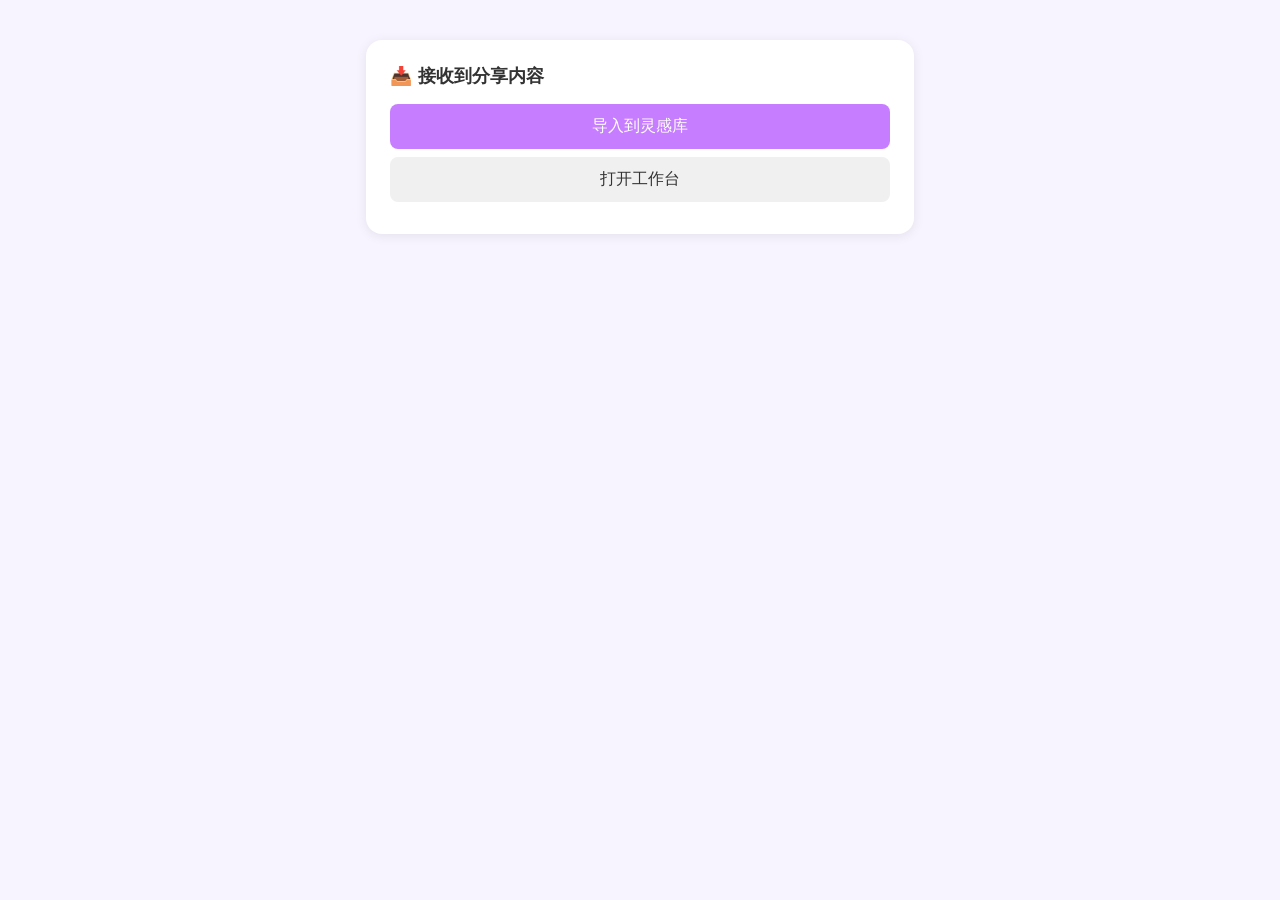
<file: share.html>
<!DOCTYPE html>
<html lang="zh-CN">
<head>
  <meta charset="UTF-8">
  <meta name="viewport" content="width=device-width, initial-scale=1.0, maximum-scale=1.0, user-scalable=no">
  <title>接收分享 - 诗思工作台</title>
  <style>
    body { margin:0; padding:40px 20px; font-family:-apple-system,system-ui,sans-serif; background:#F8F4FF; color:#333; }
    .share-box { max-width:500px; margin:0 auto; background:#fff; border-radius:16px; padding:24px; box-shadow:0 2px 12px rgba(0,0,0,0.08); }
    .share-title { font-size:18px; font-weight:600; margin-bottom:16px; }
    .share-content { background:#f5f5f5; border-radius:8px; padding:12px; margin-bottom:16px; font-size:14px; word-break:break-all; }
    .share-btn { display:block; width:100%; padding:12px; background:#C77DFF; color:#fff; border:none; border-radius:8px; font-size:16px; cursor:pointer; margin-bottom:8px; }
    .share-btn.secondary { background:#f0f0f0; color:#333; }
  </style>
</head>
<body>
  <div class="share-box">
    <div class="share-title">📥 接收到分享内容</div>
    <div id="shareContent"></div>
    <button class="share-btn" id="importBtn">导入到灵感库</button>
    <button class="share-btn secondary" id="openApp">打开工作台</button>
  </div>
  <script>
    const params = new URLSearchParams(location.search);
    const title = params.get('title') || '';
    const text = params.get('text') || '';
    const url = params.get('url') || '';
    const combinedUrl = url || (text.match(/https?:\/\/[^\s]+/) || [''])[0];
    
    document.getElementById('shareContent').innerHTML = 
      (title ? `<div class="share-content"><strong>标题：</strong>${title}</div>` : '') +
      (text ? `<div class="share-content"><strong>内容：</strong>${text}</div>` : '') +
      (combinedUrl ? `<div class="share-content"><strong>链接：</strong>${combinedUrl}</div>` : '');
    
    document.getElementById('importBtn').addEventListener('click', () => {
      const data = { title: title || '分享内容', text, url: combinedUrl };
      sessionStorage.setItem('pendingShare', JSON.stringify(data));
      location.href = './#/inspiration';
    });
    document.getElementById('openApp').addEventListener('click', () => {
      location.href = './';
    });
  </script>
</body>
</html>
</file>
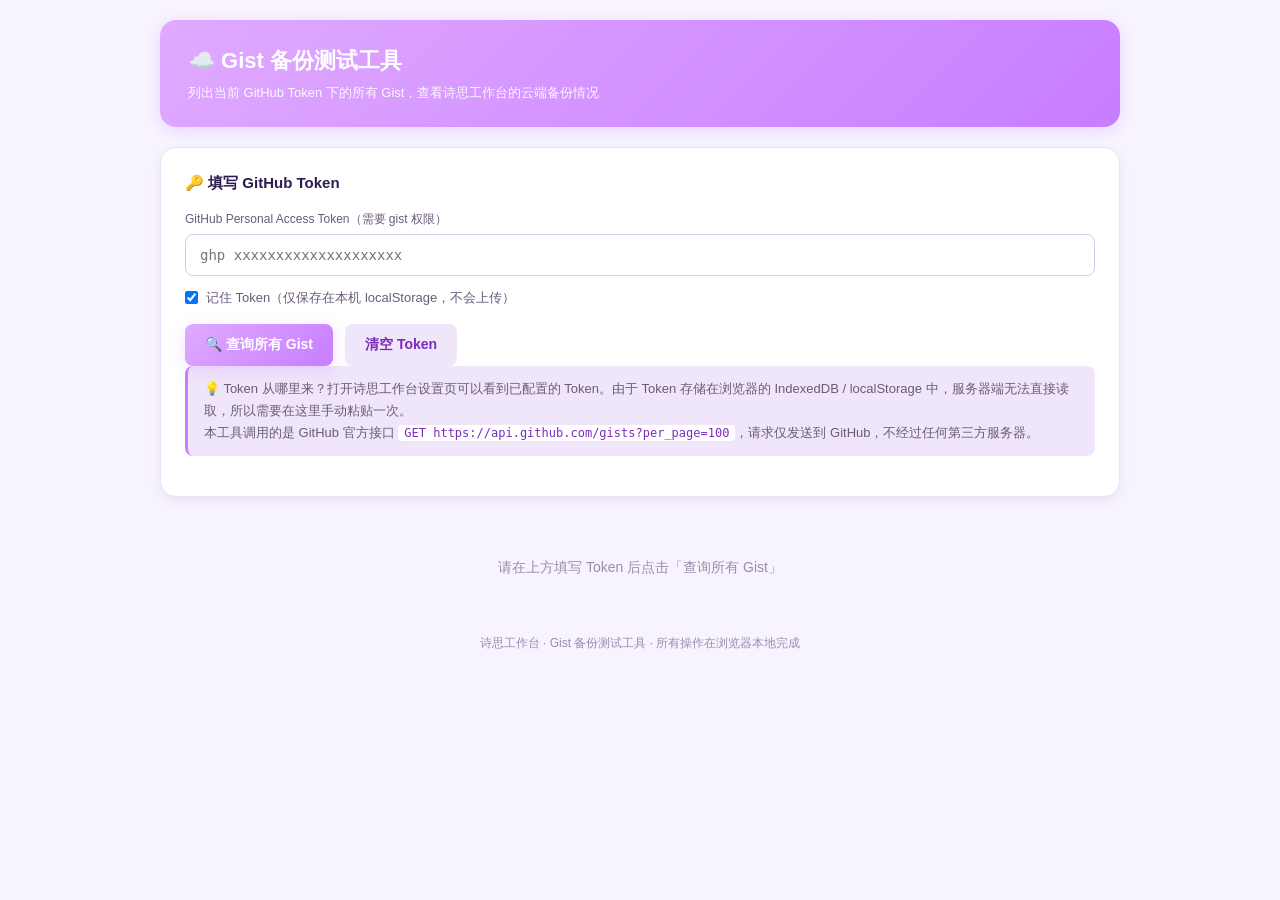
<file: test-gist.html>
<!DOCTYPE html>
<html lang="zh-CN">
<head>
  <meta charset="UTF-8">
  <meta name="viewport" content="width=device-width, initial-scale=1.0, viewport-fit=cover">
  <meta name="theme-color" content="#C77DFF">
  <title>诗思 · Gist 备份测试工具</title>
  <style>
    :root {
      --brand: #C77DFF;
      --brand-light: #E0AAFF;
      --brand-lighter: #F3E8FF;
      --brand-deep: #7B2CBF;
      --brand-gradient: linear-gradient(135deg, #E0AAFF, #C77DFF);
      --accent: #FF8FAB;
      --success: #4ECDC4;
      --warning: #FFD166;
      --danger: #EF476F;
      --info: #4361EE;
      --bg-page: #F8F4FF;
      --bg-card: #FFFFFF;
      --bg-card-hover: #FAF5FF;
      --bg-inset: #F0E6FA;
      --text-primary: #2D1B4E;
      --text-secondary: #6B5B7B;
      --text-tertiary: #9B8BAD;
      --text-inverse: #FFFFFF;
      --text-brand: #7B2CBF;
      --border-light: #EBE0F5;
      --border-default: #D9C7E8;
      --shadow-sm: 0 1px 3px rgba(45, 27, 78, 0.06);
      --shadow-md: 0 4px 12px rgba(45, 27, 78, 0.08);
      --shadow-lg: 0 8px 24px rgba(45, 27, 78, 0.12);
      --shadow-brand: 0 4px 16px rgba(199, 125, 255, 0.25);
      --radius-sm: 8px;
      --radius-md: 12px;
      --radius-lg: 16px;
      --radius-full: 999px;
      --font-sans: -apple-system, BlinkMacSystemFont, 'Segoe UI', 'PingFang SC', 'Hiragino Sans GB', 'Microsoft YaHei', sans-serif;
      --font-mono: 'SF Mono', 'Fira Code', 'Consolas', monospace;
    }

    @media (prefers-color-scheme: dark) {
      :root:not([data-theme]) {
        --brand-light: #9D4EDD;
        --brand-lighter: #2D1B4E;
        --brand-deep: #E0AAFF;
        --brand-gradient: linear-gradient(135deg, #7B2CBF, #5A189A);
        --bg-page: #0F0A1E;
        --bg-card: #1A1530;
        --bg-card-hover: #241B3D;
        --bg-inset: #241B3D;
        --text-primary: #F0EAFF;
        --text-secondary: #B8A8D8;
        --text-tertiary: #8B7B9E;
        --text-inverse: #1A1530;
        --text-brand: #C77DFF;
        --border-light: #2D1B4E;
        --border-default: #3D2F5E;
        --shadow-sm: 0 1px 3px rgba(0, 0, 0, 0.3);
        --shadow-md: 0 4px 12px rgba(0, 0, 0, 0.4);
        --shadow-lg: 0 8px 24px rgba(0, 0, 0, 0.5);
      }
    }

    * { box-sizing: border-box; margin: 0; padding: 0; }

    body {
      font-family: var(--font-sans);
      background: var(--bg-page);
      color: var(--text-primary);
      min-height: 100vh;
      line-height: 1.5;
      padding: 20px;
    }

    .container {
      max-width: 960px;
      margin: 0 auto;
    }

    .header {
      background: var(--brand-gradient);
      color: var(--text-inverse);
      padding: 24px 28px;
      border-radius: var(--radius-lg);
      box-shadow: var(--shadow-brand);
      margin-bottom: 20px;
    }

    .header h1 {
      font-size: 22px;
      font-weight: 700;
      margin-bottom: 6px;
      display: flex;
      align-items: center;
      gap: 8px;
    }

    .header p {
      font-size: 13px;
      opacity: 0.92;
    }

    .card {
      background: var(--bg-card);
      border-radius: var(--radius-lg);
      box-shadow: var(--shadow-md);
      padding: 24px;
      margin-bottom: 20px;
      border: 1px solid var(--border-light);
    }

    .card-title {
      font-size: 15px;
      font-weight: 600;
      color: var(--text-primary);
      margin-bottom: 16px;
      display: flex;
      align-items: center;
      gap: 6px;
    }

    .form-row {
      display: flex;
      gap: 12px;
      flex-wrap: wrap;
    }

    .input-group {
      flex: 1;
      min-width: 240px;
    }

    .input-group label {
      display: block;
      font-size: 12px;
      color: var(--text-secondary);
      margin-bottom: 6px;
      font-weight: 500;
    }

    input[type="password"], input[type="text"] {
      width: 100%;
      padding: 12px 14px;
      border: 1.5px solid var(--border-default);
      border-radius: var(--radius-sm);
      font-size: 14px;
      font-family: var(--font-mono);
      background: var(--bg-card);
      color: var(--text-primary);
      transition: border-color 0.15s ease, box-shadow 0.15s ease;
    }

    input:focus {
      outline: none;
      border-color: var(--brand);
      box-shadow: 0 0 0 3px rgba(199, 125, 255, 0.15);
    }

    .btn {
      padding: 12px 20px;
      border: none;
      border-radius: var(--radius-sm);
      font-size: 14px;
      font-weight: 600;
      cursor: pointer;
      transition: transform 0.15s ease, box-shadow 0.15s ease, opacity 0.15s ease;
      font-family: var(--font-sans);
      display: inline-flex;
      align-items: center;
      gap: 6px;
    }

    .btn:hover { transform: translateY(-1px); }
    .btn:active { transform: translateY(0); }
    .btn:disabled { opacity: 0.5; cursor: not-allowed; transform: none; }

    .btn-primary {
      background: var(--brand-gradient);
      color: var(--text-inverse);
      box-shadow: var(--shadow-brand);
    }

    .btn-secondary {
      background: var(--bg-inset);
      color: var(--text-brand);
    }

    .btn-danger {
      background: var(--danger);
      color: #fff;
    }

    .btn-sm {
      padding: 6px 12px;
      font-size: 12px;
    }

    .checkbox-row {
      display: flex;
      align-items: center;
      gap: 8px;
      margin-top: 12px;
      font-size: 13px;
      color: var(--text-secondary);
      cursor: pointer;
      user-select: none;
    }

    .checkbox-row input { cursor: pointer; }

    .stats {
      display: grid;
      grid-template-columns: repeat(auto-fit, minmax(140px, 1fr));
      gap: 12px;
      margin-bottom: 20px;
    }

    .stat-card {
      background: var(--bg-card);
      border-radius: var(--radius-md);
      padding: 16px 18px;
      box-shadow: var(--shadow-sm);
      border: 1px solid var(--border-light);
    }

    .stat-card .num {
      font-size: 28px;
      font-weight: 700;
      color: var(--text-brand);
      line-height: 1.2;
    }

    .stat-card .num.danger { color: var(--danger); }
    .stat-card .num.success { color: var(--success); }
    .stat-card .num.warning { color: var(--warning); }

    .stat-card .label {
      font-size: 12px;
      color: var(--text-secondary);
      margin-top: 4px;
    }

    .status-bar {
      font-size: 12px;
      color: var(--text-tertiary);
      padding: 8px 12px;
      background: var(--bg-inset);
      border-radius: var(--radius-sm);
      margin-bottom: 16px;
      font-family: var(--font-mono);
      display: flex;
      justify-content: space-between;
      flex-wrap: wrap;
      gap: 8px;
    }

    .gist-list { display: flex; flex-direction: column; gap: 12px; }

    .gist-item {
      border: 1.5px solid var(--border-light);
      border-radius: var(--radius-md);
      padding: 16px;
      background: var(--bg-card);
      transition: border-color 0.15s ease, box-shadow 0.15s ease;
    }

    .gist-item:hover {
      border-color: var(--border-default);
      box-shadow: var(--shadow-sm);
    }

    .gist-item.is-backup {
      border-color: var(--success);
      background: linear-gradient(135deg, rgba(78, 205, 196, 0.06), var(--bg-card));
    }

    .gist-item.is-backup:hover {
      box-shadow: 0 4px 12px rgba(78, 205, 196, 0.18);
    }

    .gist-head {
      display: flex;
      justify-content: space-between;
      align-items: flex-start;
      gap: 12px;
      flex-wrap: wrap;
      margin-bottom: 10px;
    }

    .gist-desc {
      font-size: 15px;
      font-weight: 600;
      color: var(--text-primary);
      word-break: break-word;
    }

    .gist-desc.muted { color: var(--text-tertiary); font-weight: 400; font-style: italic; }

    .badge {
      display: inline-flex;
      align-items: center;
      gap: 4px;
      padding: 3px 10px;
      border-radius: var(--radius-full);
      font-size: 11px;
      font-weight: 600;
      white-space: nowrap;
    }

    .badge-backup { background: rgba(78, 205, 196, 0.15); color: var(--success); }
    .badge-normal { background: var(--bg-inset); color: var(--text-tertiary); }

    .gist-meta {
      display: flex;
      flex-wrap: wrap;
      gap: 16px;
      font-size: 12px;
      color: var(--text-secondary);
      margin-bottom: 10px;
    }

    .gist-meta span { display: inline-flex; align-items: center; gap: 4px; }

    .gist-id {
      font-family: var(--font-mono);
      font-size: 12px;
      color: var(--text-brand);
      background: var(--bg-inset);
      padding: 2px 8px;
      border-radius: var(--radius-sm);
    }

    .gist-files {
      display: flex;
      flex-wrap: wrap;
      gap: 6px;
      margin-bottom: 10px;
    }

    .file-tag {
      font-size: 11px;
      font-family: var(--font-mono);
      padding: 3px 8px;
      border-radius: var(--radius-sm);
      background: var(--bg-inset);
      color: var(--text-secondary);
    }

    .file-tag.is-backup {
      background: rgba(78, 205, 196, 0.15);
      color: var(--success);
      font-weight: 600;
    }

    .gist-actions {
      display: flex;
      gap: 8px;
      flex-wrap: wrap;
    }

    .empty {
      text-align: center;
      padding: 40px 20px;
      color: var(--text-tertiary);
      font-size: 14px;
    }

    .loading {
      text-align: center;
      padding: 30px;
      color: var(--text-secondary);
      font-size: 14px;
    }

    .spinner {
      display: inline-block;
      width: 22px;
      height: 22px;
      border: 2.5px solid var(--border-default);
      border-top-color: var(--brand);
      border-radius: 50%;
      animation: spin 0.8s linear infinite;
      vertical-align: middle;
      margin-right: 8px;
    }

    @keyframes spin { to { transform: rotate(360deg); } }

    .error-box {
      background: rgba(239, 71, 111, 0.08);
      border: 1.5px solid rgba(239, 71, 111, 0.3);
      color: var(--danger);
      padding: 12px 16px;
      border-radius: var(--radius-sm);
      font-size: 13px;
      margin-bottom: 16px;
      word-break: break-word;
    }

    .info-box {
      background: var(--bg-inset);
      border-left: 3px solid var(--brand);
      padding: 12px 16px;
      border-radius: var(--radius-sm);
      font-size: 13px;
      color: var(--text-secondary);
      margin-bottom: 16px;
      line-height: 1.7;
    }

    .info-box code {
      font-family: var(--font-mono);
      background: var(--bg-card);
      padding: 1px 6px;
      border-radius: 4px;
      font-size: 12px;
      color: var(--text-brand);
    }

    .modal-mask {
      position: fixed;
      inset: 0;
      background: rgba(45, 27, 78, 0.5);
      display: none;
      align-items: center;
      justify-content: center;
      z-index: 100;
      padding: 20px;
    }

    .modal-mask.show { display: flex; }

    .modal {
      background: var(--bg-card);
      border-radius: var(--radius-lg);
      box-shadow: var(--shadow-lg);
      max-width: 720px;
      width: 100%;
      max-height: 80vh;
      display: flex;
      flex-direction: column;
      overflow: hidden;
    }

    .modal-head {
      padding: 16px 20px;
      border-bottom: 1px solid var(--border-light);
      display: flex;
      justify-content: space-between;
      align-items: center;
    }

    .modal-head h3 { font-size: 15px; font-weight: 600; }

    .modal-close {
      background: none;
      border: none;
      font-size: 20px;
      cursor: pointer;
      color: var(--text-tertiary);
      padding: 0 4px;
      line-height: 1;
    }

    .modal-body {
      padding: 16px 20px;
      overflow: auto;
      flex: 1;
    }

    .modal-body pre {
      font-family: var(--font-mono);
      font-size: 12px;
      white-space: pre-wrap;
      word-break: break-word;
      color: var(--text-primary);
      background: var(--bg-inset);
      padding: 12px;
      border-radius: var(--radius-sm);
    }

    .footer {
      text-align: center;
      font-size: 12px;
      color: var(--text-tertiary);
      padding: 16px 0;
    }

    @media (max-width: 600px) {
      body { padding: 12px; }
      .card { padding: 16px; }
      .header { padding: 18px 20px; }
      .header h1 { font-size: 18px; }
    }
  </style>
</head>
<body>
  <div class="container">
    <div class="header">
      <h1>☁️ Gist 备份测试工具</h1>
      <p>列出当前 GitHub Token 下的所有 Gist，查看诗思工作台的云端备份情况</p>
    </div>

    <div class="card">
      <div class="card-title">🔑 填写 GitHub Token</div>
      <div class="form-row">
        <div class="input-group">
          <label for="token">GitHub Personal Access Token（需要 gist 权限）</label>
          <input type="password" id="token" placeholder="ghp_xxxxxxxxxxxxxxxxxxxx" autocomplete="off" />
        </div>
      </div>
      <label class="checkbox-row">
        <input type="checkbox" id="remember" checked />
        记住 Token（仅保存在本机 localStorage，不会上传）
      </label>
      <div class="form-row" style="margin-top: 16px;">
        <button class="btn btn-primary" id="fetchBtn">🔍 查询所有 Gist</button>
        <button class="btn btn-secondary" id="clearBtn">清空 Token</button>
      </div>
      <div class="info-box">
        💡 Token 从哪里来？打开诗思工作台设置页可以看到已配置的 Token。由于 Token 存储在浏览器的 IndexedDB / localStorage 中，服务器端无法直接读取，所以需要在这里手动粘贴一次。<br>
        本工具调用的是 GitHub 官方接口 <code>GET https://api.github.com/gists?per_page=100</code>，请求仅发送到 GitHub，不经过任何第三方服务器。
      </div>
    </div>

    <div id="errorArea"></div>

    <div id="statsArea"></div>

    <div id="statusArea"></div>

    <div id="listArea">
      <div class="empty">请在上方填写 Token 后点击「查询所有 Gist」</div>
    </div>

    <div class="footer">诗思工作台 · Gist 备份测试工具 · 所有操作在浏览器本地完成</div>
  </div>

  <!-- 内容查看弹窗 -->
  <div class="modal-mask" id="modalMask">
    <div class="modal">
      <div class="modal-head">
        <h3 id="modalTitle">备份内容</h3>
        <button class="modal-close" id="modalClose" aria-label="关闭">×</button>
      </div>
      <div class="modal-body">
        <pre id="modalBody"></pre>
      </div>
    </div>
  </div>

  <script>
    const GIST_FILENAME = 'shisi-cloud-backup.json';
    const STORAGE_KEY = 'shisi-gist-test-token';
    const $ = (id) => document.getElementById(id);

    // 初始化：恢复已保存的 Token
    (function init() {
      const saved = localStorage.getItem(STORAGE_KEY);
      if (saved) $('token').value = saved;
    })();

    async function fetchGists() {
      const token = $('token').value.trim();
      const errArea = $('errorArea');
      const statsArea = $('statsArea');
      const statusArea = $('statusArea');
      const listArea = $('listArea');

      errArea.innerHTML = '';
      statsArea.innerHTML = '';
      statusArea.innerHTML = '';

      if (!token) {
        errArea.innerHTML = '<div class="error-box">⚠️ 请先填写 GitHub Token</div>';
        return;
      }

      // 记住 Token
      if ($('remember').checked) {
        localStorage.setItem(STORAGE_KEY, token);
      } else {
        localStorage.removeItem(STORAGE_KEY);
      }

      $('fetchBtn').disabled = true;
      listArea.innerHTML = '<div class="loading"><span class="spinner"></span>正在调用 GitHub API...</div>';

      try {
        const res = await fetch('https://api.github.com/gists?per_page=100', {
          headers: {
            'Authorization': `token ${token}`,
            'Accept': 'application/vnd.github.v3+json',
          },
        });

        // 读取速率限制信息
        const remaining = res.headers.get('X-RateLimit-Remaining');
        const limit = res.headers.get('X-RateLimit-Limit');
        const reset = res.headers.get('X-RateLimit-Reset');
        let rateInfo = '';
        if (remaining !== null && limit !== null) {
          rateInfo = `API 限额：剩余 ${remaining} / ${limit} 次请求`;
          if (reset) {
            const resetDate = new Date(parseInt(reset, 10) * 1000);
            rateInfo += `，重置时间 ${resetDate.toLocaleTimeString('zh-CN')}`;
          }
        }

        if (res.status === 401) {
          throw new Error('Token 无效或已过期（401 未授权），请检查 Token 是否正确');
        }
        if (res.status === 403) {
          throw new Error(`请求被拒绝（403）：可能是达到 API 限额，或 Token 缺少 gist 权限。${rateInfo}`);
        }
        if (!res.ok) {
          const errData = await res.json().catch(() => ({}));
          throw new Error(errData.message || `请求失败 (HTTP ${res.status})`);
        }

        const gists = await res.json();

        if (rateInfo) {
          statusArea.innerHTML = `<div class="status-bar"><span>✅ 查询成功 · 共 ${gists.length} 个 Gist</span><span>${rateInfo}</span></div>`;
        } else {
          statusArea.innerHTML = `<div class="status-bar"><span>✅ 查询成功 · 共 ${gists.length} 个 Gist</span></div>`;
        }

        renderGists(gists, token);
      } catch (e) {
        listArea.innerHTML = '';
        errArea.innerHTML = `<div class="error-box">❌ ${e.message}</div>`;
      } finally {
        $('fetchBtn').disabled = false;
      }
    }

    function renderGists(gists, token) {
      const listArea = $('listArea');
      const statsArea = $('statsArea');

      const backupGists = gists.filter((g) => g.files && g.files[GIST_FILENAME]);
      const normalGists = gists.filter((g) => !(g.files && g.files[GIST_FILENAME]));

      // 统计卡片
      statsArea.innerHTML = `
        <div class="stats">
          <div class="stat-card">
            <div class="num">${gists.length}</div>
            <div class="label">Gist 总数</div>
          </div>
          <div class="stat-card">
            <div class="num success">${backupGists.length}</div>
            <div class="label">诗思备份 Gist</div>
          </div>
          <div class="stat-card">
            <div class="num ${normalGists.length > 0 ? 'warning' : ''}">${normalGists.length}</div>
            <div class="label">其他 Gist</div>
          </div>
          <div class="stat-card">
            <div class="num danger" id="dupCount">${backupGists.length > 1 ? backupGists.length : 0}</div>
            <div class="label">${backupGists.length > 1 ? '⚠️ 重复备份（应仅 1 个）' : '无重复备份'}</div>
          </div>
        </div>
      `;

      if (gists.length === 0) {
        listArea.innerHTML = '<div class="empty">📭 该 Token 下没有任何 Gist</div>';
        return;
      }

      // 备份 Gist 排前面，按更新时间倒序
      const sorted = [...gists].sort((a, b) => {
        const aBackup = a.files && a.files[GIST_FILENAME] ? 0 : 1;
        const bBackup = b.files && b.files[GIST_FILENAME] ? 0 : 1;
        if (aBackup !== bBackup) return aBackup - bBackup;
        return new Date(b.updated_at) - new Date(a.updated_at);
      });

      listArea.innerHTML = `<div class="gist-list">${sorted.map((g) => renderGistItem(g, token)).join('')}</div>`;

      // 绑定事件
      listArea.querySelectorAll('[data-view]').forEach((btn) => {
        btn.addEventListener('click', () => viewGistContent(btn.dataset.view, token));
      });
      listArea.querySelectorAll('[data-del]').forEach((btn) => {
        btn.addEventListener('click', () => deleteGist(btn.dataset.del, btn.dataset.desc, token));
      });
    }

    function renderGistItem(g, token) {
      const isBackup = g.files && g.files[GIST_FILENAME];
      const fileNames = Object.keys(g.files || {});
      const updated = new Date(g.updated_at).toLocaleString('zh-CN');
      const created = new Date(g.created_at).toLocaleString('zh-CN');
      const desc = g.description && g.description.trim()
        ? g.description
        : '（无描述）';

      const fileTags = fileNames.map((name) =>
        `<span class="file-tag ${name === GIST_FILENAME ? 'is-backup' : ''}">${name}${name === GIST_FILENAME ? ' ✓' : ''}</span>`
      ).join('');

      const viewBtn = isBackup
        ? `<button class="btn btn-secondary btn-sm" data-view="${g.id}">📄 查看备份内容</button>`
        : '';
      const delBtn = `<button class="btn btn-danger btn-sm" data-del="${g.id}" data-desc="${escapeHtml(desc)}">🗑 删除</button>`;

      return `
        <div class="gist-item ${isBackup ? 'is-backup' : ''}">
          <div class="gist-head">
            <div class="gist-desc ${desc === '（无描述）' ? 'muted' : ''}">${escapeHtml(desc)}</div>
            <span class="badge ${isBackup ? 'badge-backup' : 'badge-normal'}">
              ${isBackup ? '☁️ 诗思备份' : '普通 Gist'}
            </span>
          </div>
          <div class="gist-meta">
            <span>🆔 <span class="gist-id">${g.id}</span></span>
            <span>🕐 更新于 ${updated}</span>
            <span>📅 创建于 ${created}</span>
            <span>📁 ${fileNames.length} 个文件</span>
            ${g.public ? '<span style="color:var(--warning)">🌐 公开</span>' : '<span style="color:var(--success)">🔒 私有</span>'}
          </div>
          <div class="gist-files">${fileTags}</div>
          <div class="gist-actions">
            <a class="btn btn-secondary btn-sm" href="https://gist.github.com/${g.id}" target="_blank" rel="noopener">🔗 在 GitHub 打开</a>
            ${viewBtn}
            ${delBtn}
          </div>
        </div>
      `;
    }

    async function viewGistContent(gistId, token) {
      const modal = $('modalMask');
      const body = $('modalBody');
      const title = $('modalTitle');
      title.textContent = '加载中...';
      body.textContent = '';
      modal.classList.add('show');

      try {
        const res = await fetch(`https://api.github.com/gists/${gistId}`, {
          headers: {
            'Authorization': `token ${token}`,
            'Accept': 'application/vnd.github.v3+json',
          },
        });
        if (!res.ok) throw new Error(`获取失败 (HTTP ${res.status})`);
        const data = await res.json();
        const file = data.files && data.files[GIST_FILENAME];
        if (!file) throw new Error('该 Gist 不包含备份文件');

        title.textContent = `备份内容 · ${gistId}`;

        let pretty = '';
        // 备份内容可能是 JSON 字符串
        try {
          const parsed = JSON.parse(file.content);
          pretty = JSON.stringify(parsed, null, 2);
        } catch (e) {
          pretty = file.content;
        }
        body.textContent = pretty;
      } catch (e) {
        title.textContent = '加载失败';
        body.textContent = '❌ ' + e.message;
      }
    }

    async function deleteGist(gistId, desc, token) {
      const ok = confirm(`确认删除这个 Gist 吗？\n\n描述：${desc}\nID：${gistId}\n\n⚠️ 此操作不可恢复！`);
      if (!ok) return;

      try {
        const res = await fetch(`https://api.github.com/gists/${gistId}`, {
          method: 'DELETE',
          headers: {
            'Authorization': `token ${token}`,
            'Accept': 'application/vnd.github.v3+json',
          },
        });
        if (res.status === 204) {
          alert('✅ 删除成功');
          fetchGists();
        } else {
          const errData = await res.json().catch(() => ({}));
          throw new Error(errData.message || `删除失败 (HTTP ${res.status})`);
        }
      } catch (e) {
        alert('❌ ' + e.message);
      }
    }

    function escapeHtml(str) {
      return String(str)
        .replace(/&/g, '&amp;')
        .replace(/</g, '&lt;')
        .replace(/>/g, '&gt;')
        .replace(/"/g, '&quot;')
        .replace(/'/g, '&#39;');
    }

    // 事件绑定
    $('fetchBtn').addEventListener('click', fetchGists);
    $('token').addEventListener('keydown', (e) => {
      if (e.key === 'Enter') fetchGists();
    });
    $('clearBtn').addEventListener('click', () => {
      $('token').value = '';
      localStorage.removeItem(STORAGE_KEY);
      $('errorArea').innerHTML = '';
      $('statsArea').innerHTML = '';
      $('statusArea').innerHTML = '';
      $('listArea').innerHTML = '<div class="empty">已清空 Token</div>';
    });
    $('modalClose').addEventListener('click', () => $('modalMask').classList.remove('show'));
    $('modalMask').addEventListener('click', (e) => {
      if (e.target === $('modalMask')) $('modalMask').classList.remove('show');
    });
  </script>
</body>
</html>
</file>
